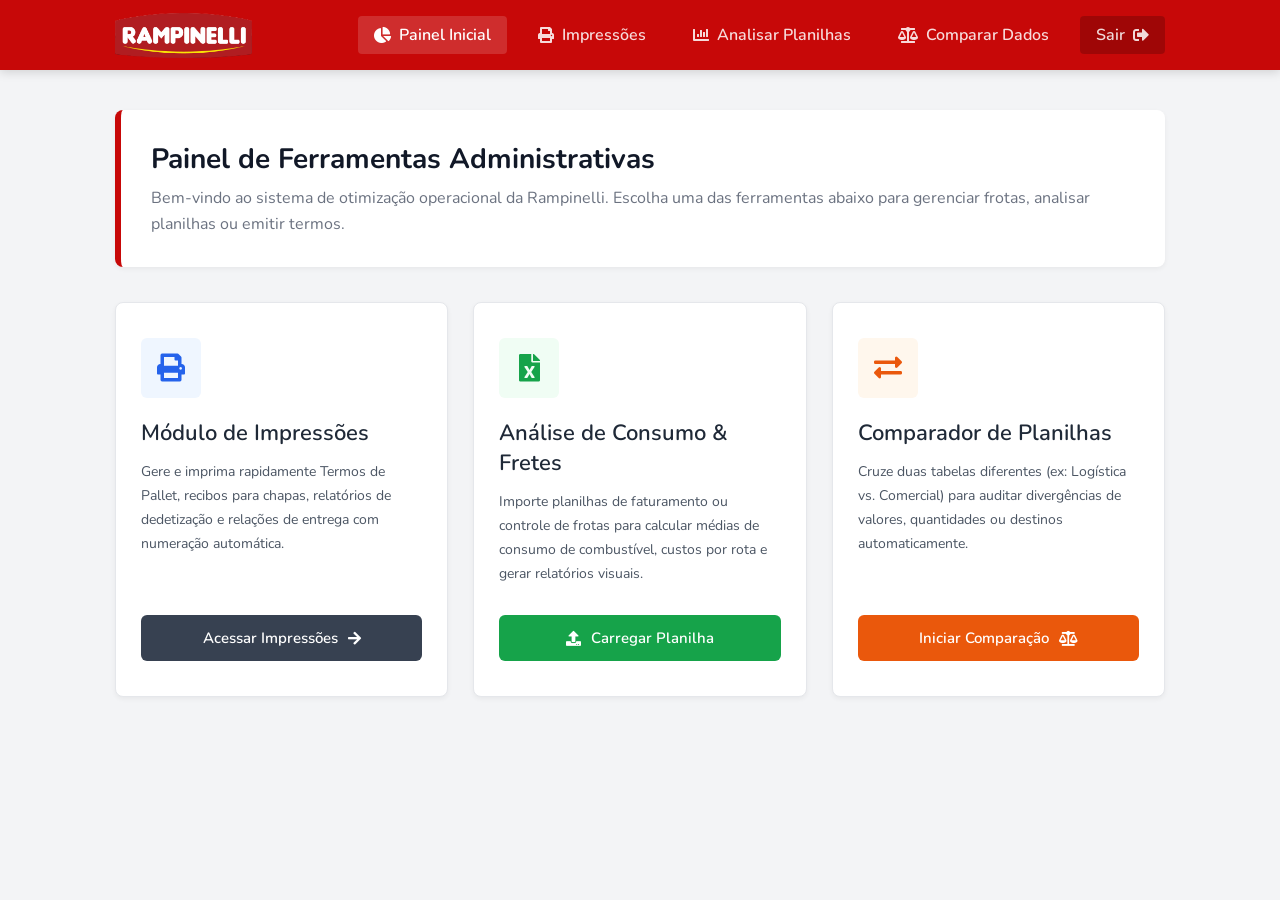
<file: index.html>
<!DOCTYPE html>
<html lang="pt-BR">

<head>
    <meta charset='utf-8'>
    <meta http-equiv='X-UA-Compatible' content='IE=edge'>
    <title>Rampinelli - Painel Administrativo</title> 
    <meta name='viewport' content='width=device-width, initial-scale=1'>
    
    <link rel="icon" type="image/png" href="img/logo-rampinelli.png">

    <link rel="stylesheet" href="https://cdnjs.cloudflare.com/ajax/libs/font-awesome/5.15.4/css/all.min.css">
    <link rel='stylesheet' type='text/css' media='screen' href='main.css'>
</head>

<body>

    <header class="header">
        <a href="index.html" class="logo">
            <img src="img/logo-rampinelli.png" alt="Logo Rampinelli">
        </a>

        <div id="menu-btn" class="fas fa-bars"></div>

        <nav class="navbar">
            <a href="index.html" class="active"><i class="fas fa-chart-pie"></i> Painel Inicial</a>
            <a href="impressoes.html"><i class="fas fa-print"></i> Impressões</a>
            <a href="analisarplanilha.html"><i class="fas fa-chart-bar"></i> Analisar Planilhas</a>
            <a href="#comparador"><i class="fas fa-balance-scale"></i> Comparar Dados</a>
            <a href="login.html" class="btn-logout">Sair <i class="fas fa-sign-out-alt"></i></a>
        </nav>
    </header>

    <main class="main-content">
        
        <section class="welcome-box">
            <div class="welcome-text">
                <h1>Painel de Ferramentas Administrativas</h1>
                <p>Bem-vindo ao sistema de otimização operacional da Rampinelli. Escolha uma das ferramentas abaixo para gerenciar frotas, analisar planilhas ou emitir termos.</p>
            </div>
        </section>

        <section class="tools-grid">
            
            <div class="card-tool">
                <div class="card-header-icon color-blue">
                    <i class="fas fa-print"></i>
                </div>
                <h3>Módulo de Impressões</h3>
                <p>Gere e imprima rapidamente Termos de Pallet, recibos para chapas, relatórios de dedetização e relações de entrega com numeração automática.</p>
                <a href="impressoes.html" class="btn-action">Acessar Impressões <i class="fas fa-arrow-right"></i></a>
            </div>

            <div class="card-tool" id="analise">
                <div class="card-header-icon color-green">
                    <i class="fas fa-file-excel"></i>
                </div>
                <h3>Análise de Consumo & Fretes</h3>
                <p>Importe planilhas de faturamento ou controle de frotas para calcular médias de consumo de combustível, custos por rota e gerar relatórios visuais.</p>
                <div class="upload-wrapper">
                    <input type="file" id="upload-analise" accept=".xlsx, .xls, .csv" hidden>
                    <label for="upload-analise" class="btn-action success"><i class="fas fa-upload"></i> Carregar Planilha</label>
                </div>
            </div>

            <div class="card-tool" id="comparador">
                <div class="card-header-icon color-orange">
                    <i class="fas fa-exchange-alt"></i>
                </div>
                <h3>Comparador de Planilhas</h3>
                <p>Cruze duas tabelas diferentes (ex: Logística vs. Comercial) para auditar divergências de valores, quantidades ou destinos automaticamente.</p>
                <button class="btn-action warning">Iniciar Comparação <i class="fas fa-balance-scale"></i></button>
            </div>

        </section>
    </main>

    <script src="main.js"></script>
</body>
</html>
</file>
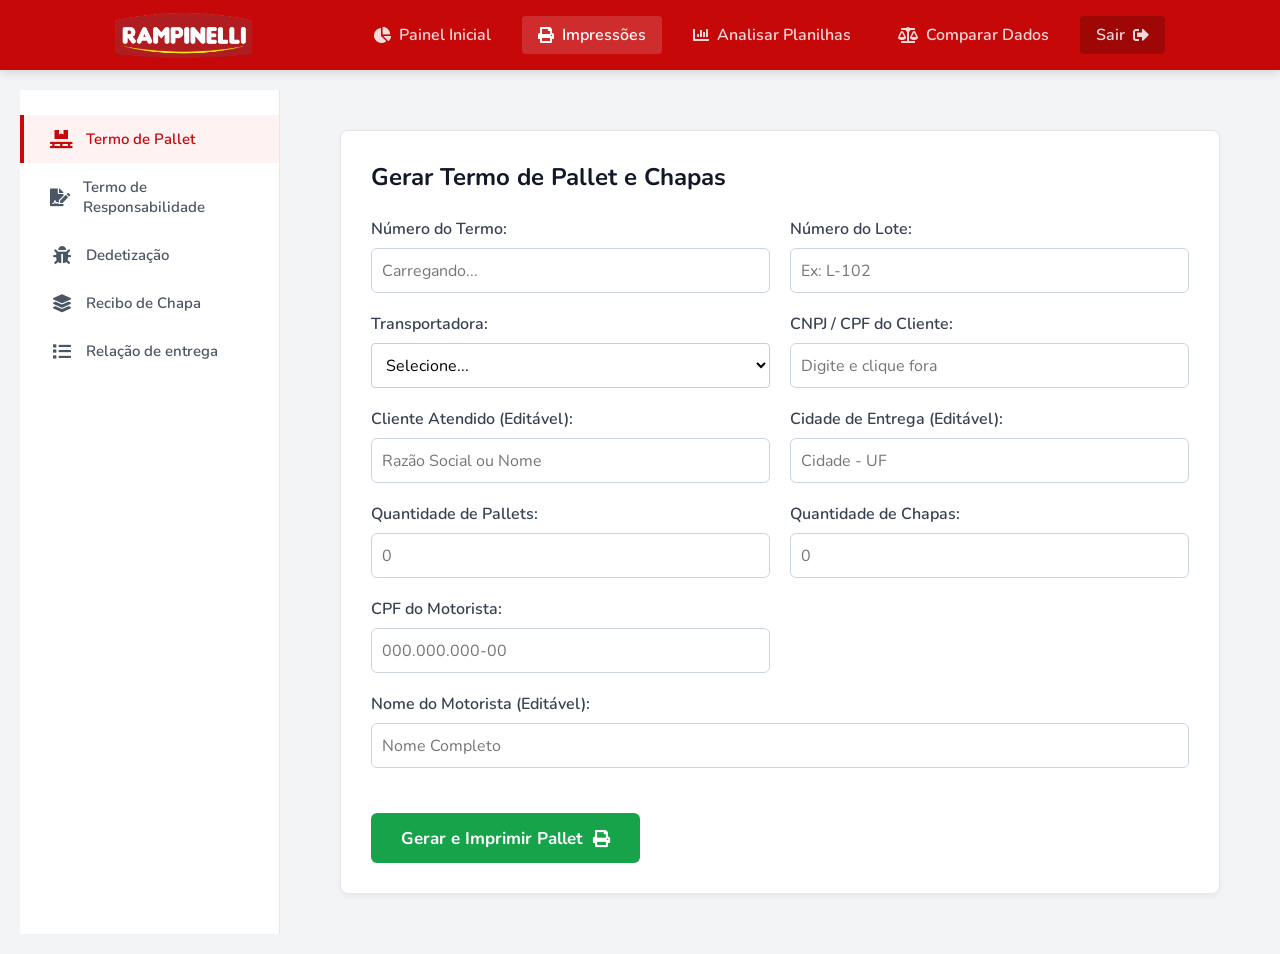
<file: impressoes.html>
<!DOCTYPE html>
<html lang="pt-BR">

<head>
    <meta charset='utf-8'>
    <meta http-equiv='X-UA-Compatible' content='IE=edge'>
    <title>Rampinelli - Impressões</title> 
    <meta name='viewport' content='width=device-width, initial-scale=1'>
    
    <link rel="icon" type="image/png" href="img/logo-rampinelli.png">
    
    <link rel="stylesheet" href="https://cdnjs.cloudflare.com/ajax/libs/font-awesome/5.15.4/css/all.min.css">
    <link rel='stylesheet' type='text/css' media='screen' href='main.css'>
    <link rel='stylesheet' type='text/css' href='impressoes.css'>
    <style>
        /* Expande o container principal para usar todo o espaço do monitor */
        .impressoes-container {
            display: flex;
            width: 100%;
            max-width: 100% !important;
            gap: 20px;
            padding: 20px;
            box-sizing: border-box;
        }

        /* Faz a área do formulário ocupar o resto da tela com sobra */
        .form-content {
            flex: 1;
            width: auto !important;
        }

        .form-box {
            width: 100% !important;
            max-width: 100% !important;
            padding: 30px !important;
        }

        .form-box h2 {
            font-size: 24px !important; /* Texto do título maior */
            margin-bottom: 25px;
        }

        /* Alternância de telas */
        .modulo-form { display: none; }
        .modulo-form.active-modulo { display: block; }
        .sidebar-menu a { cursor: pointer; }
        
        /* Ajuste Geral de Textos e Inputs na Tela */
        .grid-inputs {
            display: grid;
            grid-template-columns: repeat(2, 1fr);
            gap: 20px;
        }

        .input-block label {
            font-size: 16px !important; /* Rótulos maiores */
            font-weight: 600;
            margin-bottom: 8px;
            display: block;
        }

        .input-block input, .input-block select {
            font-size: 16px !important; /* Texto digitado maior */
            height: 45px !important;
            padding: 10px !important;
            width: 100%;
            box-sizing: border-box;
        }

        /* NOVO DESIGN DO SETOR DE MULTI-CLIENTES (Aproveitando a largura) */
        .secao-clientes-titulo {
            grid-column: span 2;
            font-size: 18px !important;
            font-weight: bold;
            margin-top: 15px;
            color: #1e293b;
            border-bottom: 2px solid #3b82f6;
            padding-bottom: 8px;
        }

        .grid-clientes-multi {
            grid-column: span 2;
            display: grid;
            grid-template-columns: repeat(2, 1fr); /* 2 colunas de clientes lado a lado */
            gap: 20px;
            margin-top: 5px;
        }

        .bloco-cliente-card {
            background: #f8fafc;
            border: 1px solid #cbd5e1;
            border-radius: 8px;
            padding: 15px;
            box-shadow: 0 1px 3px rgba(0,0,0,0.05);
        }

        .bloco-cliente-card.obrigatorio {
            border-left: 4px solid #ef4444; /* Destaque vermelho no obrigatório */
        }

        .bloco-cliente-card.opcional {
            border-left: 4px solid #94a3b8; /* Destaque cinza nos opcionais */
        }

        .bloco-cliente-card header {
            font-size: 14px;
            font-weight: bold;
            color: #475569;
            margin-bottom: 10px;
            text-transform: uppercase;
            letter-spacing: 0.5px;
        }

        .inputs-cliente-linha {
            display: flex;
            gap: 12px;
        }

        .inputs-cliente-linha .f-cnpj {
            width: 35%;
        }

        .inputs-cliente-linha .f-razao {
            width: 65%;
        }

        .inputs-cliente-linha input {
            font-size: 15px !important;
            height: 42px !important;
            padding: 8px !important;
            border: 1px solid #cbd5e1;
            border-radius: 4px;
        }

        /* SEÇÃO DO CHECKLIST DE OBSERVAÇÕES AMPLIAÇÃO */
        .checklist-container {
            grid-column: span 2;
            background: #f8fafc;
            border: 1px solid #e2e8f0;
            border-radius: 8px;
            padding: 20px;
            margin-top: 15px;
        }
        .checklist-title {
            font-size: 18px !important;
            font-weight: bold;
            margin-bottom: 15px;
            color: #1e293b;
            border-bottom: 2px solid #cbd5e1;
            padding-bottom: 8px;
        }
        .checklist-grid {
            display: grid;
            grid-template-columns: repeat(2, 1fr); /* Divide as caixinhas perfeitamente em duas colunas largas */
            gap: 14px;
        }
        .chk-item {
            display: flex;
            align-items: flex-start;
            gap: 10px;
            font-size: 15px !important; /* Texto das caixinhas maior para leitura rápida */
            color: #334155;
            cursor: pointer;
            line-height: 1.4;
            padding: 6px;
            border-radius: 4px;
            transition: background 0.2s;
        }
        .chk-item:hover {
            background: #f1f5f9;
        }
        .chk-item input {
            margin-top: 4px;
            transform: scale(1.2); /* Deixa o quadradinho do checkbox um pouco maior */
            cursor: pointer;
        }
        .input-outros {
            width: 100%;
            margin-top: 15px;
            padding: 12px;
            font-size: 15px !important;
            border: 1px solid #cbd5e1;
            border-radius: 4px;
            display: none;
        }
        .btn-print {
            height: 50px !important;
            font-size: 17px !important;
            font-weight: bold;
            cursor: pointer;
        }
    </style>
</head>

<body>

    <header class="header">
        <a href="index.html" class="logo">
            <img src="img/logo-rampinelli.png" alt="Logo Rampinelli">
        </a>

        <div id="menu-btn" class="fas fa-bars"></div>

        <nav class="navbar">
            <a href="index.html"><i class="fas fa-chart-pie"></i> Painel Inicial</a>
            <a href="impressoes.html" class="active"><i class="fas fa-print"></i> Impressões</a>
            <a href="index.html#analise"><i class="fas fa-chart-bar"></i> Analisar Planilhas</a>
            <a href="index.html#comparador"><i class="fas fa-balance-scale"></i> Comparar Dados</a>
            <a href="login.html" class="btn-logout">Sair <i class="fas fa-sign-out-alt"></i></a>
        </nav>
    </header>

    <div class="impressoes-container">
        
        <aside class="sidebar-menu">
            <a class="active" data-modulo="pallet"><i class="fas fa-pallet"></i> Termo de Pallet</a>
            <a class="" data-modulo="responsabilidade"><i class="fas fa-file-signature"></i> Termo de Responsabilidade</a>
            <a class="brevemente" data-modulo="dedetizacao"><i class="fas fa-bug"></i> Dedetização</a>
            <a class="brevemente" data-modulo="chapa"><i class="fas fa-layer-group"></i> Recibo de Chapa</a>
            <a class="brevemente" data-modulo="entrega"><i class="fas fa-list"></i> Relação de entrega</a>
        </aside>

        <main class="form-content">
            
            <div class="form-box modulo-form active-modulo" id="modulo-pallet">
                <h2>Gerar Termo de Pallet e Chapas</h2>
                <form id="palletForm">
                    <div class="grid-inputs">
                        <div class="input-block"><label>Número do Termo:</label><input type="text" id="num_termo" required placeholder="Carregando..."></div>
                        <div class="input-block"><label>Número do Lote:</label><input type="text" id="lote" required placeholder="Ex: L-102"></div>
                        <div class="input-block">
                            <label>Transportadora:</label>
                            <select id="transportadora" required style="padding: 10px; border: 1px solid #ccc; border-radius: 4px; font-size: 16px; background: #fff; height: 45px;">
                                <option value="">Selecione...</option><option value="RAMPINELLI">RAMPINELLI</option><option value="DB MOTA">DB MOTA</option><option value="MOLEQUINHO">MOLEQUINHO</option><option value="OUTRA">OUTRA</option>
                            </select>
                        </div>
                        <div class="input-block"><label>CNPJ / CPF do Cliente:</label><input type="text" id="cliente_cnpj" placeholder="Digite e clique fora" onblur="buscarClientePallet()"></div>
                        <div class="input-block"><label>Cliente Atendido (Editável):</label><input type="text" id="cliente" required placeholder="Razão Social ou Nome"></div>
                        <div class="input-block"><label>Cidade de Entrega (Editável):</label><input type="text" id="cidade" required placeholder="Cidade - UF"></div>
                        <div class="input-block"><label>Quantidade de Pallets:</label><input type="number" id="qtd_pallets" required placeholder="0"></div>
                        <div class="input-block"><label>Quantidade de Chapas:</label><input type="number" id="qtd_chapas" required placeholder="0"></div>
                        <div class="input-block"><label>CPF do Motorista:</label><input type="text" id="cpf" required placeholder="000.000.000-00" onblur="buscarMotoristaPallet()"></div>
                        <div class="input-block" style="grid-column: span 2;"><label>Nome do Motorista (Editável):</label><input type="text" id="motorista" required placeholder="Nome Completo"></div>
                    </div>
                    <button type="button" class="btn-print" id="btnPrintPallet" style="margin-top: 20px;">Gerar e Imprimir Pallet <i class="fas fa-print"></i></button>
                </form>
            </div>

            <div class="form-box modulo-form" id="modulo-responsabilidade">
                <h2>Gerar Termo de Responsabilidade de Carga</h2>
                <form id="respForm">
                    <div class="grid-inputs">
                        
                        <div class="input-block">
                            <label>CPF do Motorista:</label>
                            <input type="text" id="resp_cpf" required placeholder="000.000.000-00" onblur="buscarMotoristaResp()">
                        </div>
                        <div class="input-block">
                            <label>Nome do Motorista (Editável):</label>
                            <input type="text" id="resp_motorista" required placeholder="Nome Completo">
                        </div>
                        <div class="input-block">
                            <label>CNH / RG (Vindo do Banco):</label>
                            <input type="text" id="resp_cnh_rg" required placeholder="Número do Documento">
                        </div>
                        <div class="input-block">
                            <label>Notas Fiscais (Separadas por vírgula):</label>
                            <input type="text" id="resp_notas" required placeholder="Ex: 5122, 5123, 5124">
                        </div>

                        <div class="secao-clientes-titulo">
                            <i class="fas fa-users"></i> Clientes Atendidos nesta Carga (Preencha os necessários)
                        </div>
                        
                        <div class="grid-clientes-multi">
                            
                            <div class="bloco-cliente-card obrigatorio">
                                <header><i class="fas fa-star" style="color: #ef4444;"></i> Cliente 1 (Obrigatório)</header>
                                <div class="inputs-cliente-linha">
                                    <input type="text" class="f-cnpj" id="resp_cnpj1" placeholder="CNPJ / CPF" onblur="buscarMultiCliente(1)">
                                    <input type="text" class="f-razao" id="resp_nome1" placeholder="Razão Social / Nome do Cliente">
                                </div>
                            </div>

                            <div class="bloco-cliente-card opcional">
                                <header>Cliente 2 (Opcional)</header>
                                <div class="inputs-cliente-linha">
                                    <input type="text" class="f-cnpj" id="resp_cnpj2" placeholder="CNPJ / CPF" onblur="buscarMultiCliente(2)">
                                    <input type="text" class="f-razao" id="resp_nome2" placeholder="Razão Social / Nome do Cliente">
                                </div>
                            </div>

                            <div class="bloco-cliente-card opcional">
                                <header>Cliente 3 (Opcional)</header>
                                <div class="inputs-cliente-linha">
                                    <input type="text" class="f-cnpj" id="resp_cnpj3" placeholder="CNPJ / CPF" onblur="buscarMultiCliente(3)">
                                    <input type="text" class="f-razao" id="resp_nome3" placeholder="Razão Social / Nome do Cliente">
                                </div>
                            </div>

                            <div class="bloco-cliente-card opcional">
                                <header>Cliente 4 (Opcional)</header>
                                <div class="inputs-cliente-linha">
                                    <input type="text" class="f-cnpj" id="resp_cnpj4" placeholder="CNPJ / CPF" onblur="buscarMultiCliente(4)">
                                    <input type="text" class="f-razao" id="resp_nome4" placeholder="Razão Social / Nome do Cliente">
                                </div>
                            </div>

                            <div class="bloco-cliente-card opcional" style="grid-column: span 2;">
                                <header>Cliente 5 (Opcional)</header>
                                <div class="inputs-cliente-linha">
                                    <input type="text" class="f-cnpj" id="resp_cnpj5" placeholder="CNPJ / CPF" onblur="buscarMultiCliente(5)" style="width: 17%;">
                                    <input type="text" class="f-razao" id="resp_nome5" placeholder="Razão Social / Nome do Cliente" style="width: 83%;">
                                </div>
                            </div>

                        </div>

                        <div class="checklist-container">
                            <div class="checklist-title"><i class="fas fa-clipboard-list"></i> Selecione as Observações da Carga</div>
                            <div class="checklist-grid" id="containerChecklist">
                                </div>
                            <input type="text" id="txt_outros" class="input-outros" placeholder="Escreva aqui a observação personalizada para o campo Outros...">
                        </div>

                    </div>
                    <button type="button" class="btn-print" id="btnPrintResponsabilidade" style="margin-top: 25px; background: #059669; width: 100%;">Gerar Termo de Responsabilidade <i class="fas fa-file-pdf"></i></button>
                </form>
            </div>

        </main>
    </div>

    <div id="print-area"></div>

    <script src="impressoes.js"></script>
</body>
</html>
</file>
<file: main.css>
@import url("https://fonts.googleapis.com/css2?family=Nunito:wght@200;300;400;600;700&display=swap");

* {
    font-family: 'Nunito', sans-serif;
    margin: 0;
    padding: 0;
    box-sizing: border-box;
    text-decoration: none;
    outline: none;
    border: none;
    transition: all .2s linear;
}

html {
    font-size: 62.5%;
    scroll-behavior: smooth;
    overflow-x: hidden;
}

body {
    background: #f3f4f6; /* Fundo cinza claro corporativo */
}

/* ==========================================================================
   CABEÇALHO REESTRUTURADO (HEADER)
   ========================================================================== */
.header {
    position: fixed;
    top: 0; left: 0; right: 0;
    height: 7rem;
    display: flex;
    align-items: center;
    justify-content: space-between;
    padding: 0 9%;
    background: #c70808; /* Vermelho institucional */
    box-shadow: 0 .2rem 1rem rgba(0,0,0,0.15);
    z-index: 10000;
}

.header .logo img {
    max-height: 4.5rem;
    width: auto;
    display: block;
}

.header .navbar {
    display: flex;
    align-items: center;
    gap: 1.5rem;
}

.header .navbar a {
    font-size: 1.6rem;
    color: rgba(255, 255, 255, 0.85);
    padding: .8rem 1.6rem;
    border-radius: .4rem;
    font-weight: 600;
    display: flex;
    align-items: center;
    gap: .8rem;
}

.header .navbar a:hover,
.header .navbar a.active {
    color: #fff;
    background: rgba(255, 255, 255, 0.15);
}

.header .navbar a.btn-logout {
    background: rgba(0, 0, 0, 0.2);
}

.header .navbar a.btn-logout:hover {
    background: #fff;
    color: #c70808;
}

#menu-btn {
    font-size: 3rem;
    color: #fff;
    cursor: pointer;
    display: none;
}

/* ==========================================================================
   LAYOUT DO PAINEL DE FERRAMENTAS (DASHBOARD)
   ========================================================================== */

/* Container Principal - Empurra o conteúdo para baixo do cabeçalho */
.main-content {
    margin-top: 7rem; /* Altura exata do header */
    padding: 4rem 9%;
    min-height: calc(100vh - 7rem);
}

/* Box de Boas-Vindas */
.welcome-box {
    background: #fff;
    padding: 3rem;
    border-radius: .8rem;
    box-shadow: 0 .2rem 0.5rem rgba(0,0,0,0.05);
    margin-bottom: 3.5rem;
    border-left: .6rem solid #c70808;
    text-align: left;
}

.welcome-box h1 {
    font-size: 2.8rem;
    color: #111827;
    margin-bottom: .8rem;
    font-weight: 700;
    text-transform: none;
}

.welcome-box p {
    font-size: 1.6rem;
    color: #6b7280;
    line-height: 1.6;
    text-transform: none;
}

/* Grid Responsivo das Ferramentas */
.tools-grid {
    display: grid;
    grid-template-columns: repeat(auto-fit, minmax(30rem, 1fr));
    gap: 2.5rem;
}

/* Estilo Individual de Cada Card */
.card-tool {
    background: #fff;
    padding: 3.5rem 2.5rem;
    border-radius: .8rem;
    box-shadow: 0 .2rem 0.5rem rgba(0,0,0,0.05);
    border: .1rem solid #e5e7eb;
    display: flex;
    flex-direction: column;
    align-items: flex-start;
    text-align: left;
}

.card-tool:hover {
    transform: translateY(-.4rem);
    box-shadow: 0 1rem 2rem rgba(0,0,0,0.08);
    border-color: #cbd5e1;
}

/* Ícones Circulares Superiores */
.card-header-icon {
    width: 6rem;
    height: 6rem;
    border-radius: .6rem;
    display: flex;
    align-items: center;
    justify-content: center;
    margin-bottom: 2rem;
}

.card-header-icon i {
    font-size: 2.8rem;
}

/* Variações de Cores dos Ícones */
.color-blue { background: #eff6ff; color: #2563eb; }
.color-green { background: #f0fdf4; color: #16a34a; }
.color-orange { background: #fff7ed; color: #ea580c; }

.card-tool h3 {
    font-size: 2.2rem;
    color: #1f2937;
    margin-bottom: 1.2rem;
    font-weight: 600;
    text-transform: none;
}

.card-tool p {
    font-size: 1.4rem;
    color: #4b5563;
    line-height: 1.7;
    margin-bottom: 3rem;
    text-transform: none;
    flex-grow: 1; /* Força os botões a ficarem alinhados embaixo */
}

/* Botões de Ação Dinâmicos */
.btn-action {
    display: inline-flex;
    align-items: center;
    justify-content: center;
    gap: 1rem;
    width: 100%;
    padding: 1.3rem 2rem;
    background: #374151;
    color: #fff;
    font-size: 1.5rem;
    font-weight: 600;
    border-radius: .6rem;
    cursor: pointer;
    text-align: center;
    text-transform: none;
}

.btn-action:hover {
    background: #1f2937;
}

.btn-action.success { background: #16a34a; }
.btn-action.success:hover { background: #15803d; }

.btn-action.warning { background: #ea580c; }
.btn-action.warning:hover { background: #c2410c; }

.upload-wrapper {
    width: 100%;
}

/* ==========================================================================
   RESPONSIVIDADE MÓVEL
   ========================================================================== */
@media (max-width: 768px) {
    #menu-btn {
        display: block;
    }

    .header .navbar {
        position: absolute;
        top: 100%; left: 0; right: 0;
        background: #b00606;
        flex-direction: column;
        gap: 0;
        padding: 1rem 0;
        box-shadow: 0 .4rem 1rem rgba(0,0,0,0.1);
        clip-path: polygon(0 0, 100% 0, 100% 0, 0 0);
    }

    .header .navbar.active {
        clip-path: polygon(0 0, 100% 0, 100% 100%, 0 100%);
    }

    .header .navbar a {
        width: 100%;
        padding: 1.5rem 3rem;
        border-radius: 0;
        font-size: 1.8rem;
    }

    .main-content {
        padding: 3rem 4%;
    }
    
    .welcome-box h1 {
        font-size: 2.4rem;
    }
}
</file>
<file: impressoes.css>
/* ==========================================================================
   ESTILOS DA TELA DO SISTEMA (VISÃO DO USUÁRIO NO NAVEGADOR)
   ========================================================================== */
.impressoes-container {
    display: flex;
    margin-top: 7rem; /* Altura exata do cabeçalho fixo */
    min-height: calc(100vh - 7rem);
}

/* Barra Lateral Estilizada conforme o padrão administrativo */
.sidebar-menu {
    width: 26rem;
    background: #ffffff;
    padding: 2.5rem 0;
    border-right: .1rem solid #e5e7eb;
}

.sidebar-menu a {
    display: flex;
    align-items: center;
    gap: 1.2rem;
    padding: 1.4rem 2.5rem;
    color: #4b5563;
    font-size: 1.5rem;
    font-weight: 600;
    border-left: .4rem solid transparent;
}

.sidebar-menu a i {
    font-size: 1.8rem;
    width: 2.5rem;
    text-align: center;
}

.sidebar-menu a:hover {
    color: #c70808;
    background: #fef2f2;
}

.sidebar-menu a.active {
    background: #fef2f2;
    color: #c70808;
    border-left-color: #c70808;
}

/* Área de Conteúdo Interno */
.form-content {
    flex: 1;
    padding: 4rem;
    background: #f3f4f6; /* Fundo cinza para destacar o formulário */
}

.form-box {
    background: #fff;
    padding: 3.5rem;
    border-radius: .8rem;
    box-shadow: 0 .2rem 0.5rem rgba(0,0,0,0.05);
    max-width: 750px;
    border: .1rem solid #e5e7eb;
}

.form-box h2 { 
    font-size: 2.4rem;
    margin-bottom: 2.5rem; 
    color: #111827; 
    font-weight: 700;
}

.grid-inputs {
    display: grid;
    grid-template-columns: 1fr 1fr;
    gap: 2rem;
    margin-bottom: 2.5rem;
}

.input-block { 
    display: flex; 
    flex-direction: column; 
}

.input-block label { 
    font-size: 1.4rem; 
    font-weight: 600; 
    margin-bottom: .8rem; 
    color: #374151; 
}

.input-block input { 
    padding: 1.2rem; 
    border: .1rem solid #cbd5e1; 
    border-radius: .6rem; 
    font-size: 1.5rem; 
    color: #333;
    background-color: #fff;
}

.input-block input:focus {
    border-color: #c70808;
    box-shadow: 0 0 0 .3rem rgba(199, 8, 8, 0.1);
}

/* Botão Principal de Impressão */
.btn-print {
    display: inline-flex;
    align-items: center;
    justify-content: center;
    gap: 1rem;
    background: #16a34a; /* Verde sucesso operacional */
    color: white;
    padding: 1.4rem 3rem;
    border-radius: .6rem;
    cursor: pointer;
    font-size: 1.6rem;
    font-weight: 600;
    width: auto;
}

.btn-print:hover {
    background: #15803d;
    box-shadow: 0 .4rem 1.2rem rgba(22, 163, 74, 0.25);
}

/* Oculta a área de montagem do documento físico no monitor */
#print-area { 
    display: none; 
}

/* ==========================================================================
   REGRAS ESPECÍFICAS PARA A FOLHA DE IMPRESSÃO (GERAÇÃO DO PDF)
   ========================================================================== */
@media print {
    /* Esconde absolutamente todos os elementos visuais do sistema */
    .header, .impressoes-container, .sidebar-menu, .form-content, form, button, #menu-btn { 
        display: none !important; 
    }
    
    body, html {
        background: #ffffff !important;
        color: #000000 !important;
        height: auto !important;
        margin: 0 !important;
        padding: 0 !important;
    }

    #print-area { 
        display: block !important; 
        visibility: visible !important;
        width: 100% !important;
        position: absolute !important;
        left: 0 !important;
        top: 0 !important;
        margin: 0 !important;
        padding: 0 !important;
    }

    @page { 
        size: A4 portrait; 
        margin: 0; 
    }

    .recibo-via {
        height: 48vh; 
        padding: 3.5rem;
        box-sizing: border-box;
        display: flex;
        flex-direction: column;
        justify-content: space-between;
        page-break-inside: avoid;
    }

    .recibo-via.primeira-via {
        border-bottom: .2rem dashed #000000 !important;
    }

    .recibo-header {
        display: flex;
        justify-content: space-between;
        align-items: center;
        border-bottom: .1rem solid #000;
        padding-bottom: 1rem;
    }
    
    .recibo-logo { 
        max-height: 3.5rem; 
        filter: grayscale(100%); 
    } 
    
    .empresa-dados { 
        text-align: right; 
        font-size: 1rem; 
        line-height: 1.2; 
    }
    
    .recibo-title { 
        text-align: center; 
        font-size: 1.5rem; 
        font-weight: bold; 
        margin: 1.5rem 0; 
    }
    
    .recibo-body { 
        font-size: 1.3rem; 
        line-height: 1.6; 
        text-align: justify; 
    }
    
    .recibo-footer-assinaturas {
        display: flex;
        justify-content: space-between;
        margin-top: 2.5rem;
    }
    
    .campo-assinatura {
        width: 45%;
        text-align: center;
        border-top: .1rem solid #000;
        padding-top: .5rem;
        font-size: 1.2rem;
    }
    
    .via-tag { 
        text-align: right; 
        font-size: .9rem; 
        font-style: italic; 
    }
}
</file>
